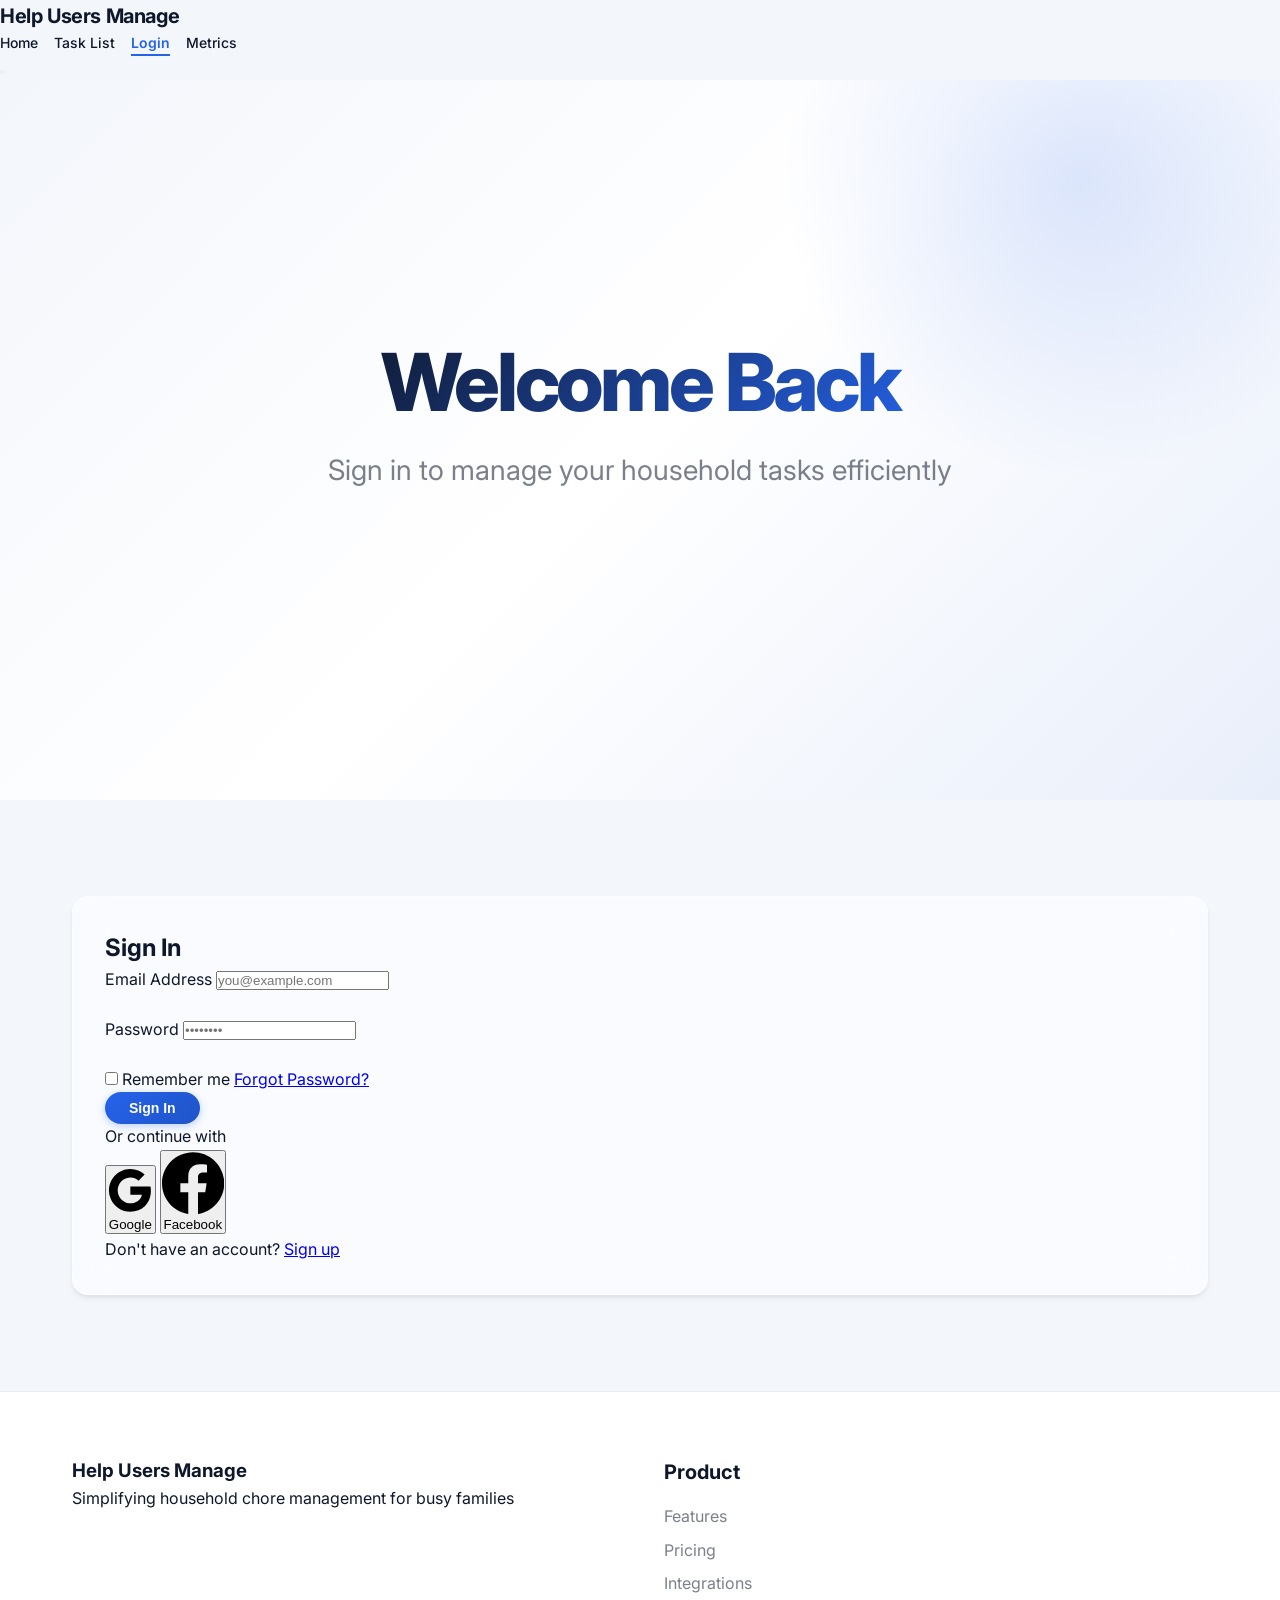
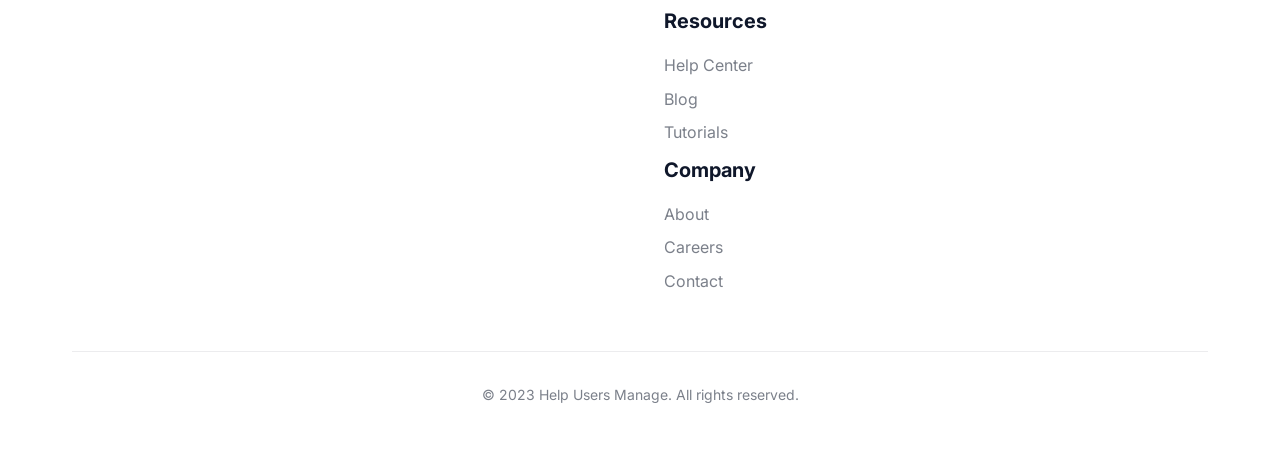
<file: login.html>
<!DOCTYPE html>
<html lang="en">
  <head>
    <meta charset="UTF-8" />
    <meta name="viewport" content="width=device-width, initial-scale=1.0" />
    <title>Login — Help Users Manage</title>
    <meta name="description" content="Sign in to manage your household chores and tasks efficiently" />
    <link rel="preconnect" href="https://fonts.googleapis.com" />
    <link rel="preconnect" href="https://fonts.gstatic.com" crossorigin />
    <link href="https://fonts.googleapis.com/css2?family=Inter:wght@400;500;600;700;800&display=swap" rel="stylesheet" />
    <link rel="stylesheet" href="./styles.css" />
  </head>
  <body>
    <header data-testid="site-header">
      <nav data-testid="primary-nav">
        <span class="brand">Help Users Manage</span>
        <div class="nav-links">
          <a href="./index.html" class="nav-link">Home</a>
          <a href="./task-list.html" class="nav-link">Task List</a>
          <a href="./login.html" class="nav-link active">Login</a>
          <a href="./metrics.html" class="nav-link">Metrics</a>
        </div>
        <button class="menu-toggle" data-testid="mobile-nav-toggle" aria-label="Menu" aria-expanded="false">
          <span></span>
          <span></span>
          <span></span>
        </button>
      </nav>
    </header>

    <main data-testid="main-content" data-page="login">
      <section class="hero login-hero">
        <div class="hero-content">
          <h1 class="reveal">Welcome Back</h1>
          <p class="reveal">Sign in to manage your household tasks efficiently</p>
        </div>
        <div class="hero-orb"></div>
      </section>

      <section class="login-section">
        <div class="container">
          <div class="glass-card login-card reveal">
            <h2>Sign In</h2>
            <form id="login-form" data-testid="login-form">
              <div class="form-group">
                <label for="email">Email Address</label>
                <input 
                  type="email" 
                  id="email" 
                  name="email" 
                  placeholder="you@example.com" 
                  required 
                  aria-required="true"
                  aria-describedby="email-error"
                />
                <span id="email-error" class="error-message" aria-live="polite"></span>
              </div>

              <div class="form-group">
                <label for="password">Password</label>
                <input 
                  type="password" 
                  id="password" 
                  name="password" 
                  placeholder="••••••••" 
                  required 
                  aria-required="true"
                  aria-describedby="password-error"
                />
                <span id="password-error" class="error-message" aria-live="polite"></span>
              </div>

              <div class="form-options">
                <label class="checkbox-label">
                  <input type="checkbox" id="remember" name="remember" />
                  <span>Remember me</span>
                </label>
                <a href="#" class="forgot-password">Forgot Password?</a>
              </div>

              <button type="submit" class="btn-primary btn-full">Sign In</button>
            </form>

            <div class="divider">
              <span>Or continue with</span>
            </div>

            <div class="social-login">
              <button class="btn-social btn-google" type="button">
                <svg class="icon" viewBox="0 0 24 24" fill="currentColor">
                  <path d="M22.56 12.25c0-.78-.07-1.53-.2-2.25H12v4.26h5.92c-.26 1.37-1.04 2.53-2.21 3.31v2.77h3.57c2.08-1.92 3.28-4.74 3.28-8.09z"/>
                  <path d="M12 23c2.97 0 5.46-.98 7.28-2.66l-3.57-2.77c-.98.66-2.23 1.06-3.71 1.06-2.86 0-5.29-1.93-6.16-4.53H2.18v2.84C3.99 20.53 7.7 23 12 23z"/>
                  <path d="M5.84 14.09c-.22-.66-.35-1.36-.35-2.09s.13-1.43.35-2.09V7.07H2.18C1.43 8.55 1 10.22 1 12s.43 3.45 1.18 4.93l2.85-2.22.81-.62z"/>
                  <path d="M12 5.38c1.62 0 3.06.56 4.21 1.64l3.15-3.15C17.45 2.09 14.97 1 12 1 7.7 1 3.99 3.47 2.18 7.07l3.66 2.84c.87-2.6 3.3-4.53 6.16-4.53z"/>
                </svg>
                Google
              </button>
              <button class="btn-social btn-facebook" type="button">
                <svg class="icon" viewBox="0 0 24 24" fill="currentColor">
                  <path d="M24 12.073c0-6.627-5.373-12-12-12s-12 5.373-12 12c0 5.99 4.388 10.954 10.125 11.854v-8.385H7.078v-3.47h3.047V9.43c0-3.007 1.792-4.669 4.533-4.669 1.312 0 2.686.235 2.686.235v2.953H15.83c-1.491 0-1.956.925-1.956 1.874v2.25h3.328l-.532 3.47h-2.796v8.385C19.612 23.027 24 18.062 24 12.073z"/>
                </svg>
                Facebook
              </button>
            </div>

            <p class="signup-link">
              Don't have an account? <a href="#">Sign up</a>
            </p>
          </div>
        </div>
      </section>
    </main>

    <footer data-testid="footer-section">
      <div class="container">
        <div class="footer-content">
          <div class="footer-brand">
            <h3>Help Users Manage</h3>
            <p>Simplifying household chore management for busy families</p>
          </div>
          <div class="footer-links">
            <div class="footer-column">
              <h4>Product</h4>
              <ul>
                <li><a href="#">Features</a></li>
                <li><a href="#">Pricing</a></li>
                <li><a href="#">Integrations</a></li>
              </ul>
            </div>
            <div class="footer-column">
              <h4>Resources</h4>
              <ul>
                <li><a href="#">Help Center</a></li>
                <li><a href="#">Blog</a></li>
                <li><a href="#">Tutorials</a></li>
              </ul>
            </div>
            <div class="footer-column">
              <h4>Company</h4>
              <ul>
                <li><a href="#">About</a></li>
                <li><a href="#">Careers</a></li>
                <li><a href="#">Contact</a></li>
              </ul>
            </div>
          </div>
        </div>
        <div class="footer-bottom">
          <p>&copy; 2023 Help Users Manage. All rights reserved.</p>
        </div>
      </div>
    </footer>

    <script src="./script.js"></script>
  </body>
</html>
</file>
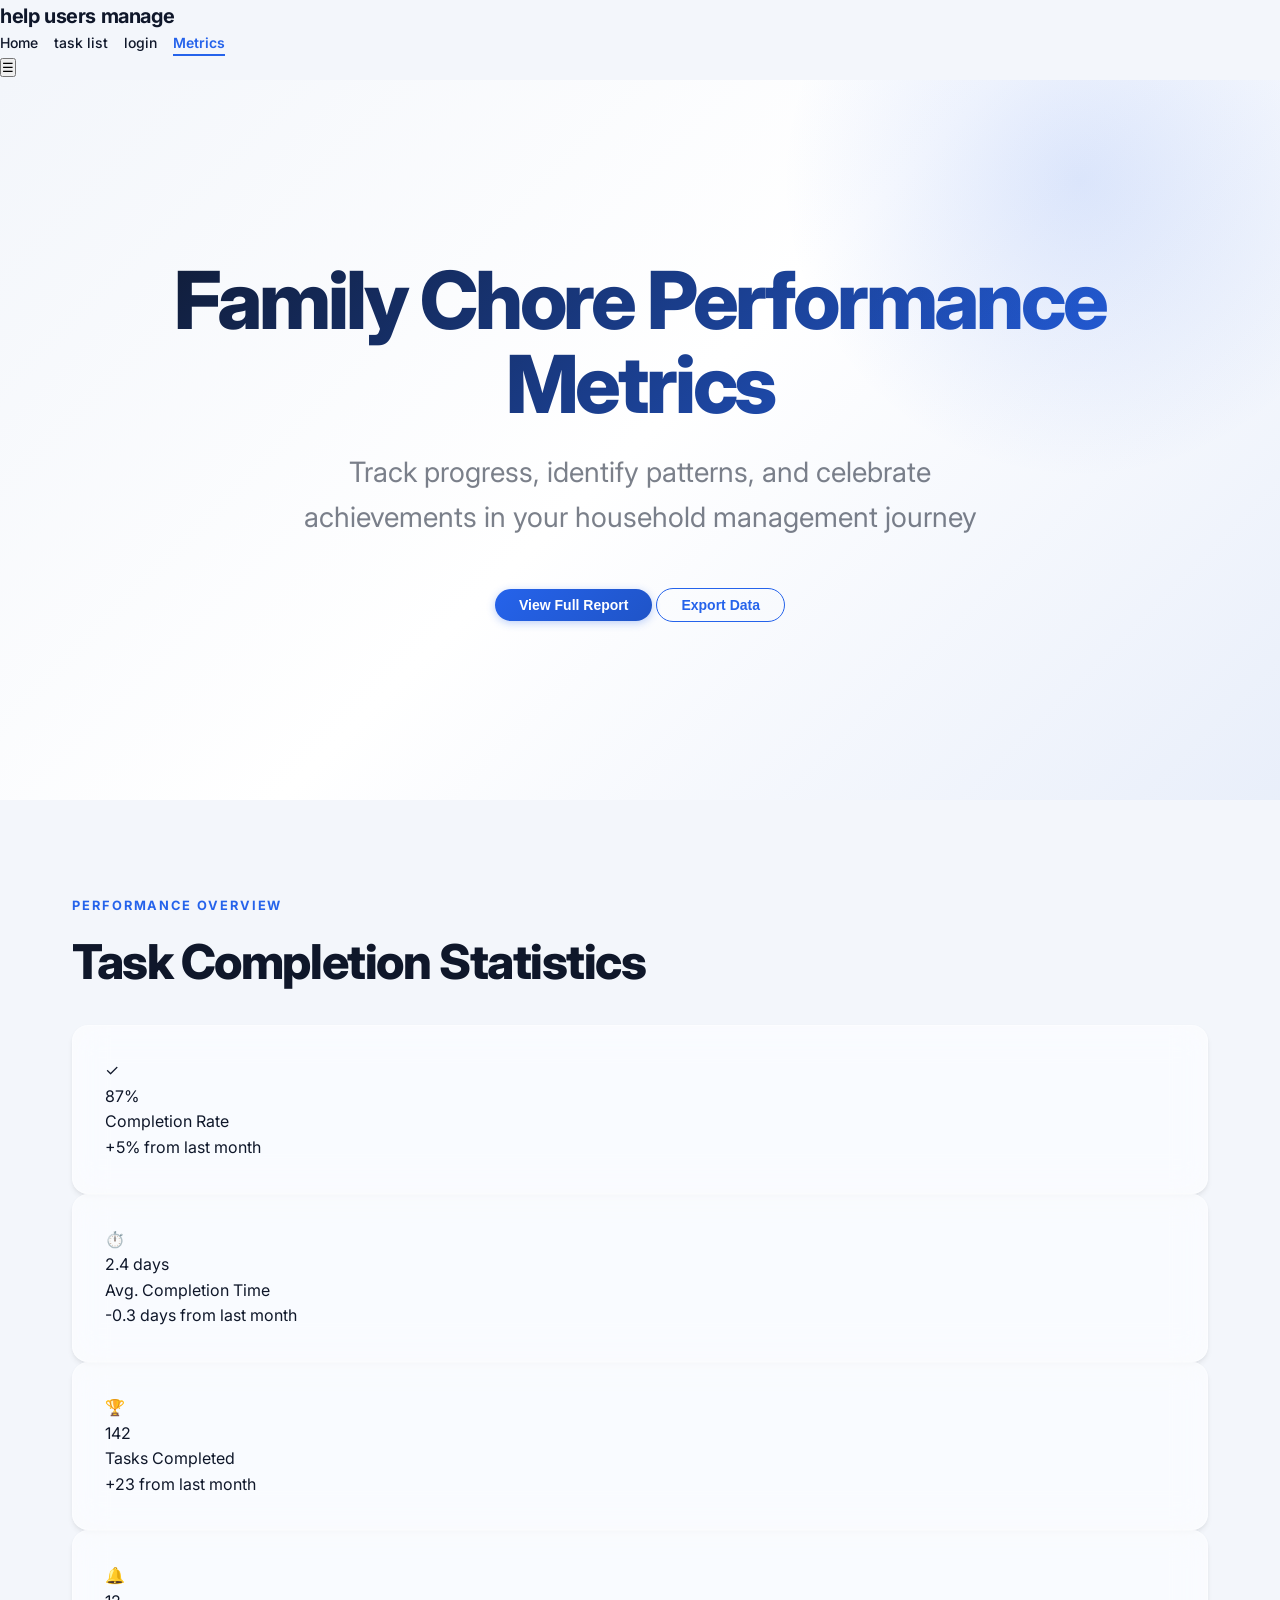
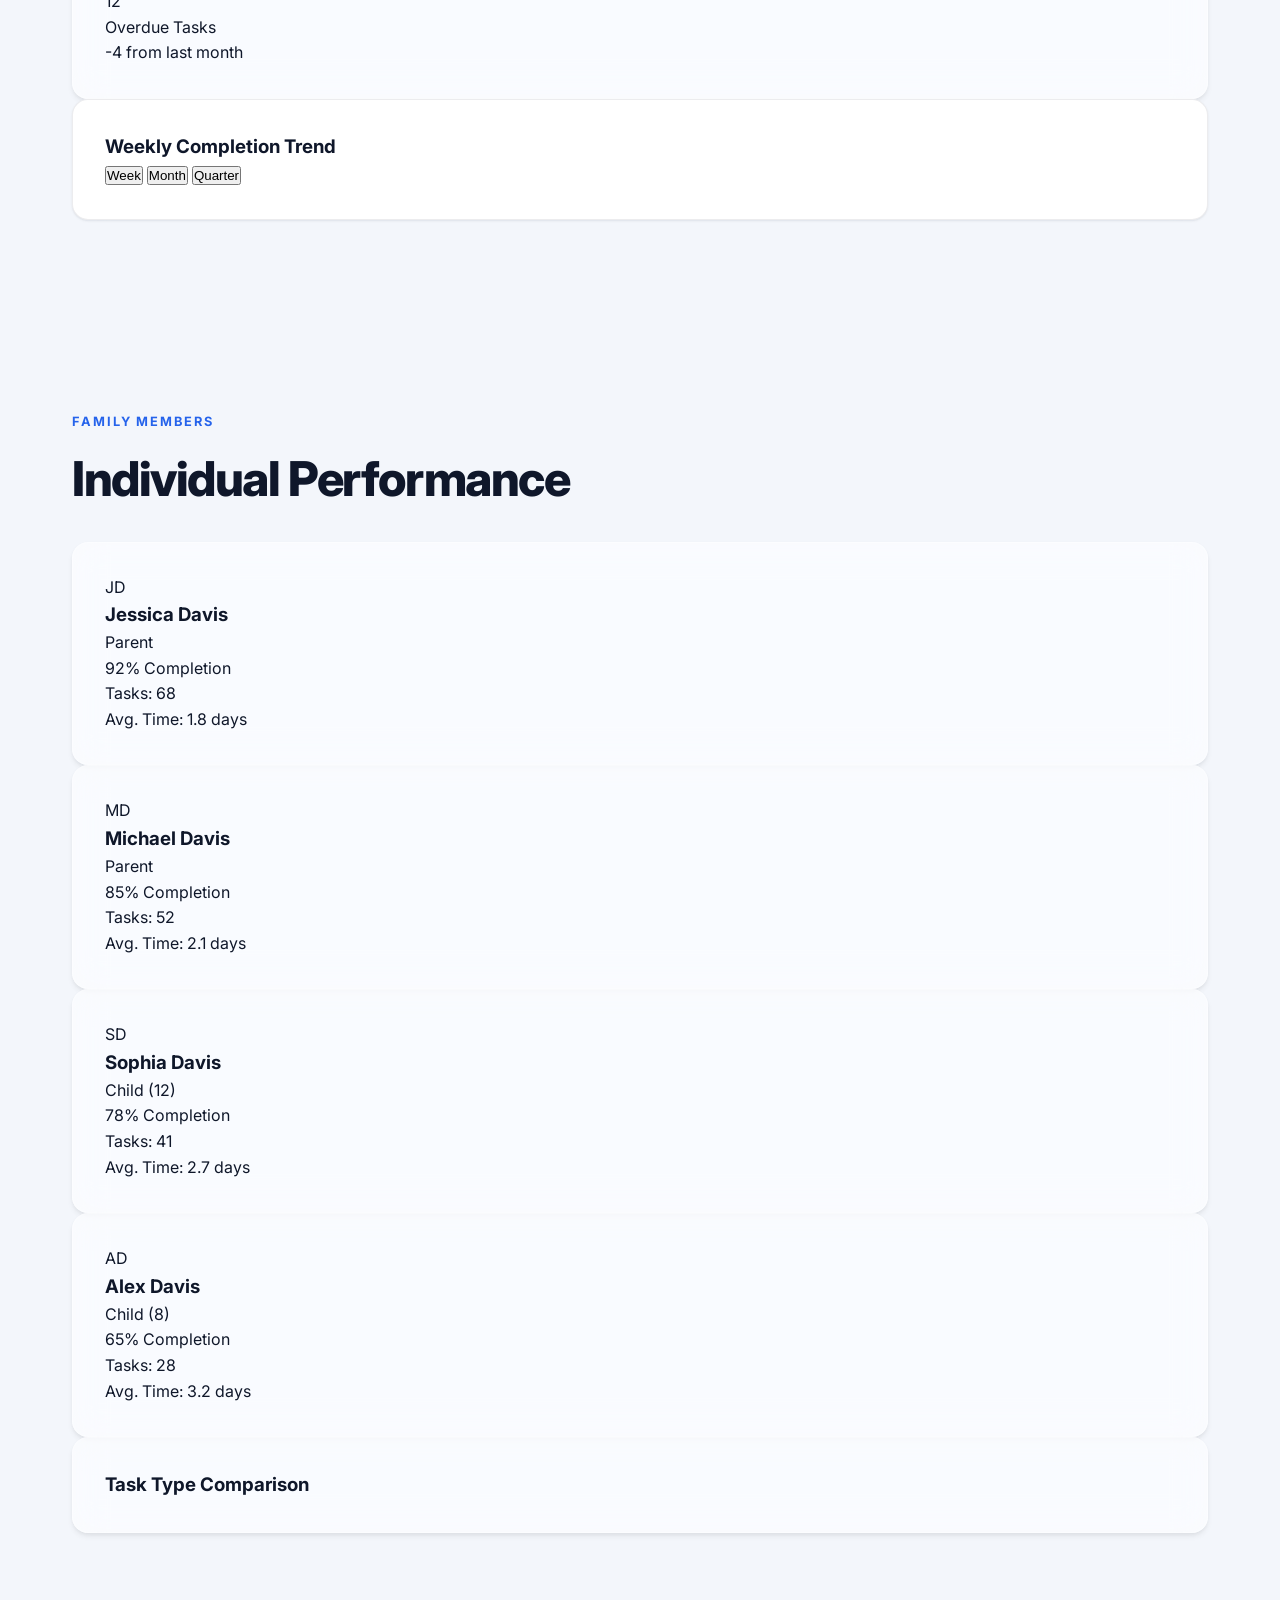
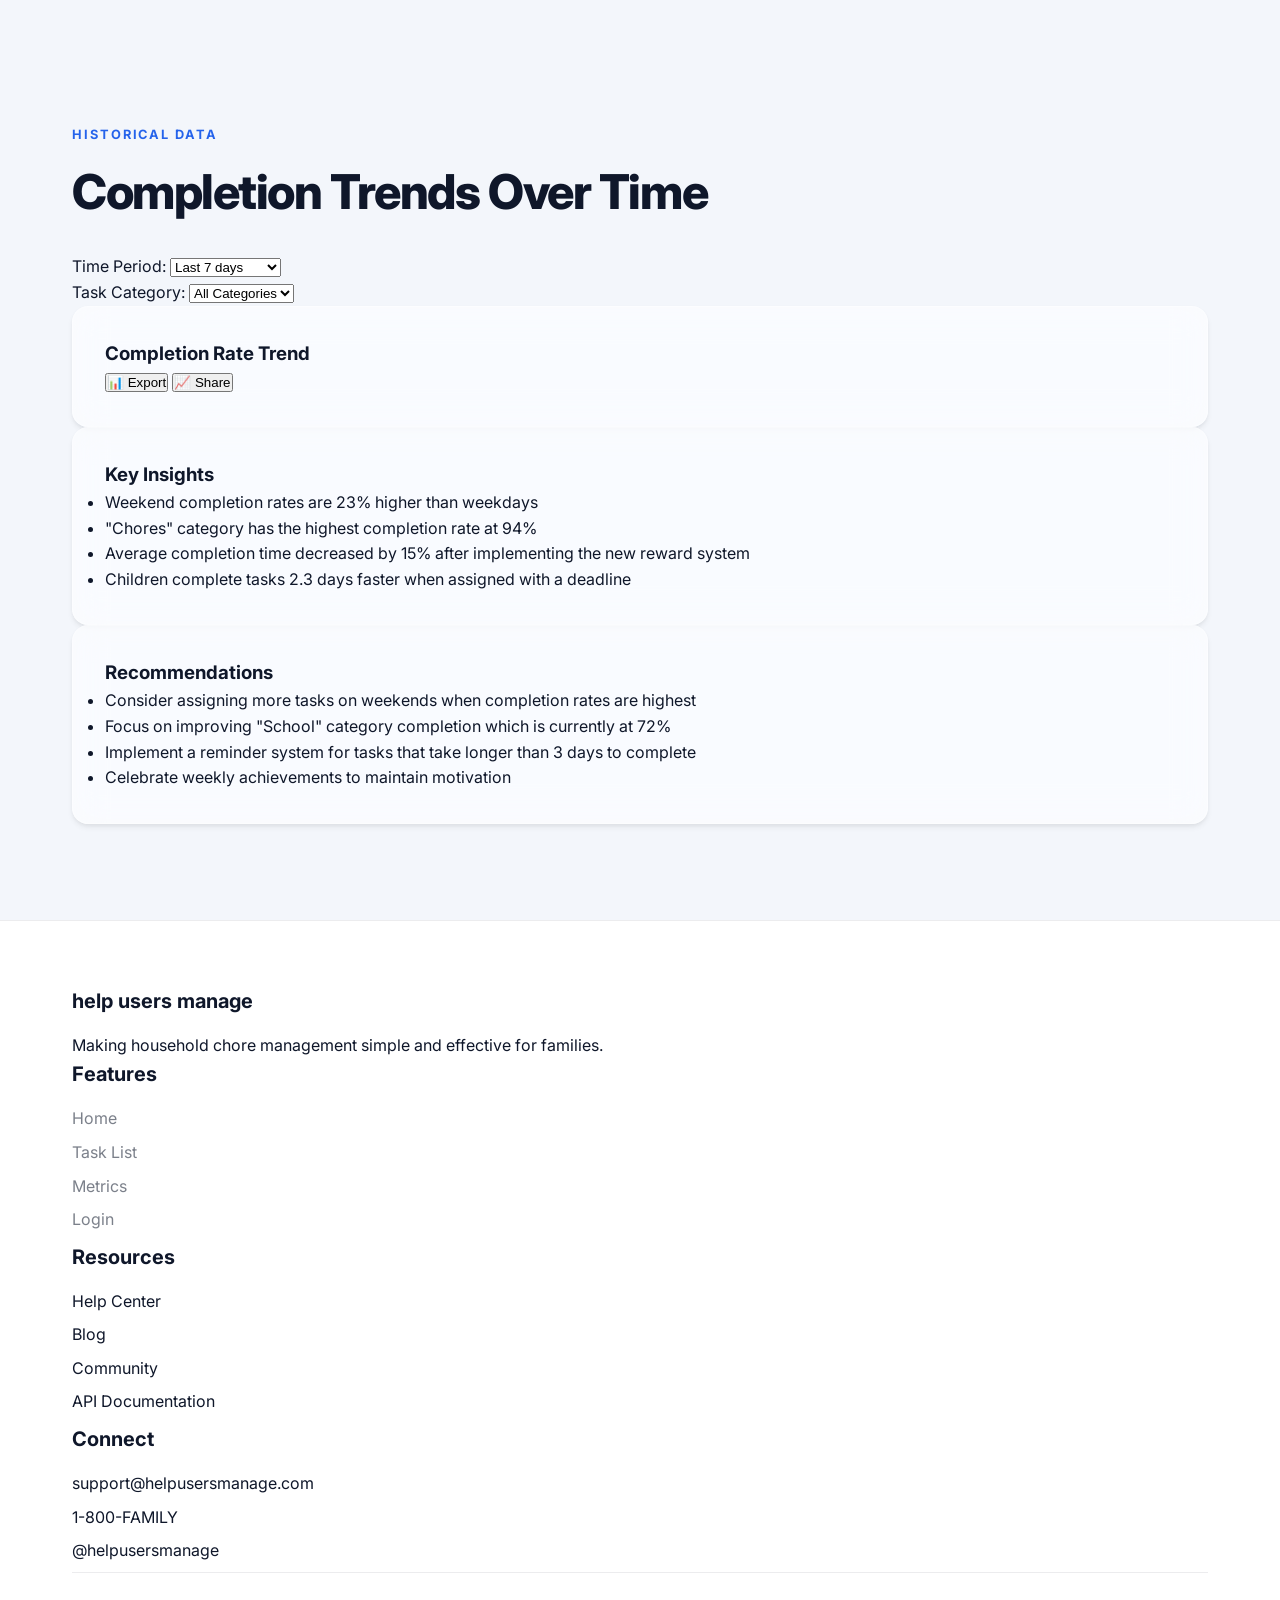
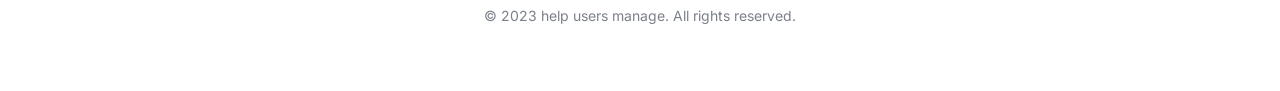
<file: metrics.html>
<!DOCTYPE html>
<html lang="en">
  <head>
    <meta charset="UTF-8" />
    <meta name="viewport" content="width=device-width, initial-scale=1.0" />
    <title>Metrics — help users manage</title>
    <meta name="description" content="Track your family's chore completion and performance metrics" />
    <link rel="preconnect" href="https://fonts.googleapis.com" />
    <link rel="preconnect" href="https://fonts.gstatic.com" crossorigin />
    <link href="https://fonts.googleapis.com/css2?family=Inter:wght@400;500;600;700;800&display=swap" rel="stylesheet" />
    <link rel="stylesheet" href="./styles.css" />
  </head>
  <body>
    <header data-testid="site-header">
      <nav data-testid="primary-nav">
        <span class="brand">help users manage</span>
        <div class="nav-links">
          <a href="./index.html" class="nav-link">Home</a>
          <a href="./task-list.html" class="nav-link">task list</a>
          <a href="./login.html" class="nav-link">login</a>
          <a href="./metrics.html" class="nav-link active">Metrics</a>
        </div>
        <button class="menu-toggle" data-testid="mobile-nav-toggle" aria-label="Menu" aria-expanded="false">&#9776;</button>
      </nav>
    </header>

    <main data-testid="main-content" data-page="metrics">
      <!-- Hero Section -->
      <section id="hero-section" class="hero reveal">
        <div class="container">
          <div class="hero-content">
            <h1 class="gradient-text">Family Chore Performance Metrics</h1>
            <p class="hero-subtitle">Track progress, identify patterns, and celebrate achievements in your household management journey</p>
            <div class="hero-cta">
              <button class="btn-primary">View Full Report</button>
              <button class="btn-secondary">Export Data</button>
            </div>
          </div>
        </div>
        <div class="hero-orb"></div>
      </section>

      <!-- Task Completion Statistics -->
      <section id="task-stats" class="reveal">
        <div class="container">
          <div class="section-label">Performance Overview</div>
          <h2 class="section-title">Task Completion Statistics</h2>
          
          <div class="stats-grid">
            <div class="stat-card glass-card">
              <div class="stat-icon">✓</div>
              <div class="stat-value">87%</div>
              <div class="stat-label">Completion Rate</div>
              <div class="stat-change positive">+5% from last month</div>
            </div>
            
            <div class="stat-card glass-card">
              <div class="stat-icon">⏱️</div>
              <div class="stat-value">2.4 days</div>
              <div class="stat-label">Avg. Completion Time</div>
              <div class="stat-change negative">-0.3 days from last month</div>
            </div>
            
            <div class="stat-card glass-card">
              <div class="stat-icon">🏆</div>
              <div class="stat-value">142</div>
              <div class="stat-label">Tasks Completed</div>
              <div class="stat-change positive">+23 from last month</div>
            </div>
            
            <div class="stat-card glass-card">
              <div class="stat-icon">🔔</div>
              <div class="stat-value">12</div>
              <div class="stat-label">Overdue Tasks</div>
              <div class="stat-change negative">-4 from last month</div>
            </div>
          </div>
          
          <div class="chart-container glass-card">
            <div class="chart-header">
              <h3>Weekly Completion Trend</h3>
              <div class="time-filter">
                <button class="filter-btn active" data-period="week">Week</button>
                <button class="filter-btn" data-period="month">Month</button>
                <button class="filter-btn" data-period="quarter">Quarter</button>
              </div>
            </div>
            <div class="chart" id="completion-chart">
              <!-- Chart will be rendered by JavaScript -->
            </div>
          </div>
        </div>
      </section>

      <!-- Family Member Performance -->
      <section id="family-performance" class="reveal">
        <div class="container">
          <div class="section-label">Family Members</div>
          <h2 class="section-title">Individual Performance</h2>
          
          <div class="family-grid">
            <div class="family-member-card glass-card">
              <div class="member-header">
                <div class="member-avatar">JD</div>
                <div class="member-info">
                  <h3>Jessica Davis</h3>
                  <p>Parent</p>
                </div>
              </div>
              <div class="progress-container">
                <div class="progress-bar">
                  <div class="progress-fill" style="width: 92%"></div>
                </div>
                <div class="progress-label">92% Completion</div>
              </div>
              <div class="member-stats">
                <div class="stat-item">
                  <span class="stat-label">Tasks:</span>
                  <span class="stat-value">68</span>
                </div>
                <div class="stat-item">
                  <span class="stat-label">Avg. Time:</span>
                  <span class="stat-value">1.8 days</span>
                </div>
              </div>
            </div>
            
            <div class="family-member-card glass-card">
              <div class="member-header">
                <div class="member-avatar">MD</div>
                <div class="member-info">
                  <h3>Michael Davis</h3>
                  <p>Parent</p>
                </div>
              </div>
              <div class="progress-container">
                <div class="progress-bar">
                  <div class="progress-fill" style="width: 85%"></div>
                </div>
                <div class="progress-label">85% Completion</div>
              </div>
              <div class="member-stats">
                <div class="stat-item">
                  <span class="stat-label">Tasks:</span>
                  <span class="stat-value">52</span>
                </div>
                <div class="stat-item">
                  <span class="stat-label">Avg. Time:</span>
                  <span class="stat-value">2.1 days</span>
                </div>
              </div>
            </div>
            
            <div class="family-member-card glass-card">
              <div class="member-header">
                <div class="member-avatar">SD</div>
                <div class="member-info">
                  <h3>Sophia Davis</h3>
                  <p>Child (12)</p>
                </div>
              </div>
              <div class="progress-container">
                <div class="progress-bar">
                  <div class="progress-fill" style="width: 78%"></div>
                </div>
                <div class="progress-label">78% Completion</div>
              </div>
              <div class="member-stats">
                <div class="stat-item">
                  <span class="stat-label">Tasks:</span>
                  <span class="stat-value">41</span>
                </div>
                <div class="stat-item">
                  <span class="stat-label">Avg. Time:</span>
                  <span class="stat-value">2.7 days</span>
                </div>
              </div>
            </div>
            
            <div class="family-member-card glass-card">
              <div class="member-header">
                <div class="member-avatar">AD</div>
                <div class="member-info">
                  <h3>Alex Davis</h3>
                  <p>Child (8)</p>
                </div>
              </div>
              <div class="progress-container">
                <div class="progress-bar">
                  <div class="progress-fill" style="width: 65%"></div>
                </div>
                <div class="progress-label">65% Completion</div>
              </div>
              <div class="member-stats">
                <div class="stat-item">
                  <span class="stat-label">Tasks:</span>
                  <span class="stat-value">28</span>
                </div>
                <div class="stat-item">
                  <span class="stat-label">Avg. Time:</span>
                  <span class="stat-value">3.2 days</span>
                </div>
              </div>
            </div>
          </div>
          
          <div class="comparison-chart glass-card">
            <h3>Task Type Comparison</h3>
            <div class="chart" id="comparison-chart">
              <!-- Chart will be rendered by JavaScript -->
            </div>
          </div>
        </div>
      </section>

      <!-- Task Completion Trends -->
      <section id="completion-trends" class="reveal">
        <div class="container">
          <div class="section-label">Historical Data</div>
          <h2 class="section-title">Completion Trends Over Time</h2>
          
          <div class="trend-filters">
            <div class="filter-group">
              <label>Time Period:</label>
              <select class="filter-select">
                <option>Last 7 days</option>
                <option>Last 30 days</option>
                <option>Last 90 days</option>
                <option>Custom Range</option>
              </select>
            </div>
            <div class="filter-group">
              <label>Task Category:</label>
              <select class="filter-select">
                <option>All Categories</option>
                <option>Chores</option>
                <option>School</option>
                <option>Personal</option>
                <option>Extra Credit</option>
              </select>
            </div>
          </div>
          
          <div class="trend-chart glass-card">
            <div class="chart-header">
              <h3>Completion Rate Trend</h3>
              <div class="chart-actions">
                <button class="chart-action-btn">📊 Export</button>
                <button class="chart-action-btn">📈 Share</button>
              </div>
            </div>
            <div class="chart" id="trend-chart">
              <!-- Chart will be rendered by JavaScript -->
            </div>
          </div>
          
          <div class="insights-container">
            <div class="insight-card glass-card">
              <h3>Key Insights</h3>
              <ul class="insight-list">
                <li>Weekend completion rates are 23% higher than weekdays</li>
                <li>"Chores" category has the highest completion rate at 94%</li>
                <li>Average completion time decreased by 15% after implementing the new reward system</li>
                <li>Children complete tasks 2.3 days faster when assigned with a deadline</li>
              </ul>
            </div>
            
            <div class="insight-card glass-card">
              <h3>Recommendations</h3>
              <ul class="insight-list">
                <li>Consider assigning more tasks on weekends when completion rates are highest</li>
                <li>Focus on improving "School" category completion which is currently at 72%</li>
                <li>Implement a reminder system for tasks that take longer than 3 days to complete</li>
                <li>Celebrate weekly achievements to maintain motivation</li>
              </ul>
            </div>
          </div>
        </div>
      </section>
    </main>

    <footer data-testid="footer-section">
      <div class="container">
        <div class="footer-grid">
          <div class="footer-column">
            <h4>help users manage</h4>
            <p>Making household chore management simple and effective for families.</p>
          </div>
          <div class="footer-column">
            <h4>Features</h4>
            <ul>
              <li><a href="./index.html">Home</a></li>
              <li><a href="./task-list.html">Task List</a></li>
              <li><a href="./metrics.html">Metrics</a></li>
              <li><a href="./login.html">Login</a></li>
            </ul>
          </div>
          <div class="footer-column">
            <h4>Resources</h4>
            <ul>
              <li>Help Center</li>
              <li>Blog</li>
              <li>Community</li>
              <li>API Documentation</li>
            </ul>
          </div>
          <div class="footer-column">
            <h4>Connect</h4>
            <ul>
              <li>support@helpusersmanage.com</li>
              <li>1-800-FAMILY</li>
              <li>@helpusersmanage</li>
            </ul>
          </div>
        </div>
        <div class="footer-bottom">
          <p>&copy; 2023 help users manage. All rights reserved.</p>
        </div>
      </div>
    </footer>

    <script src="./script.js"></script>
  </body>
</html>
</file>
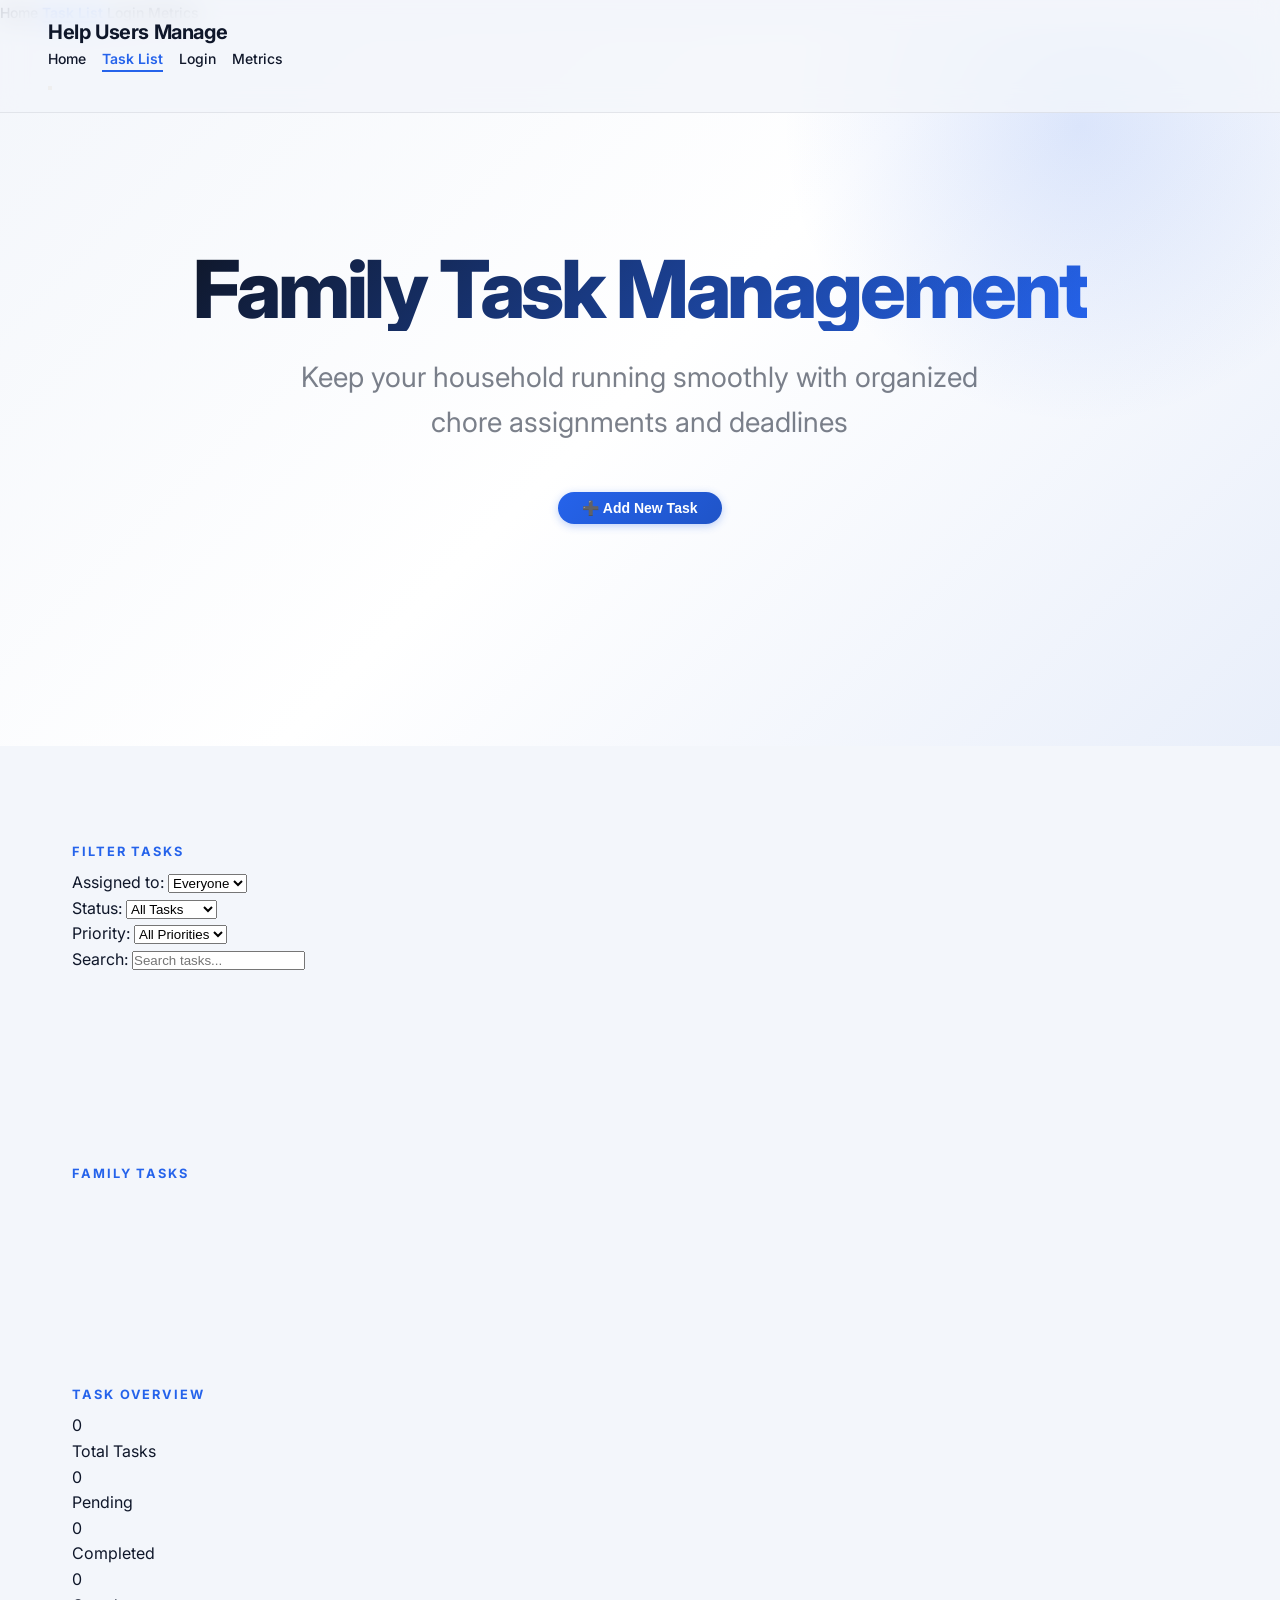
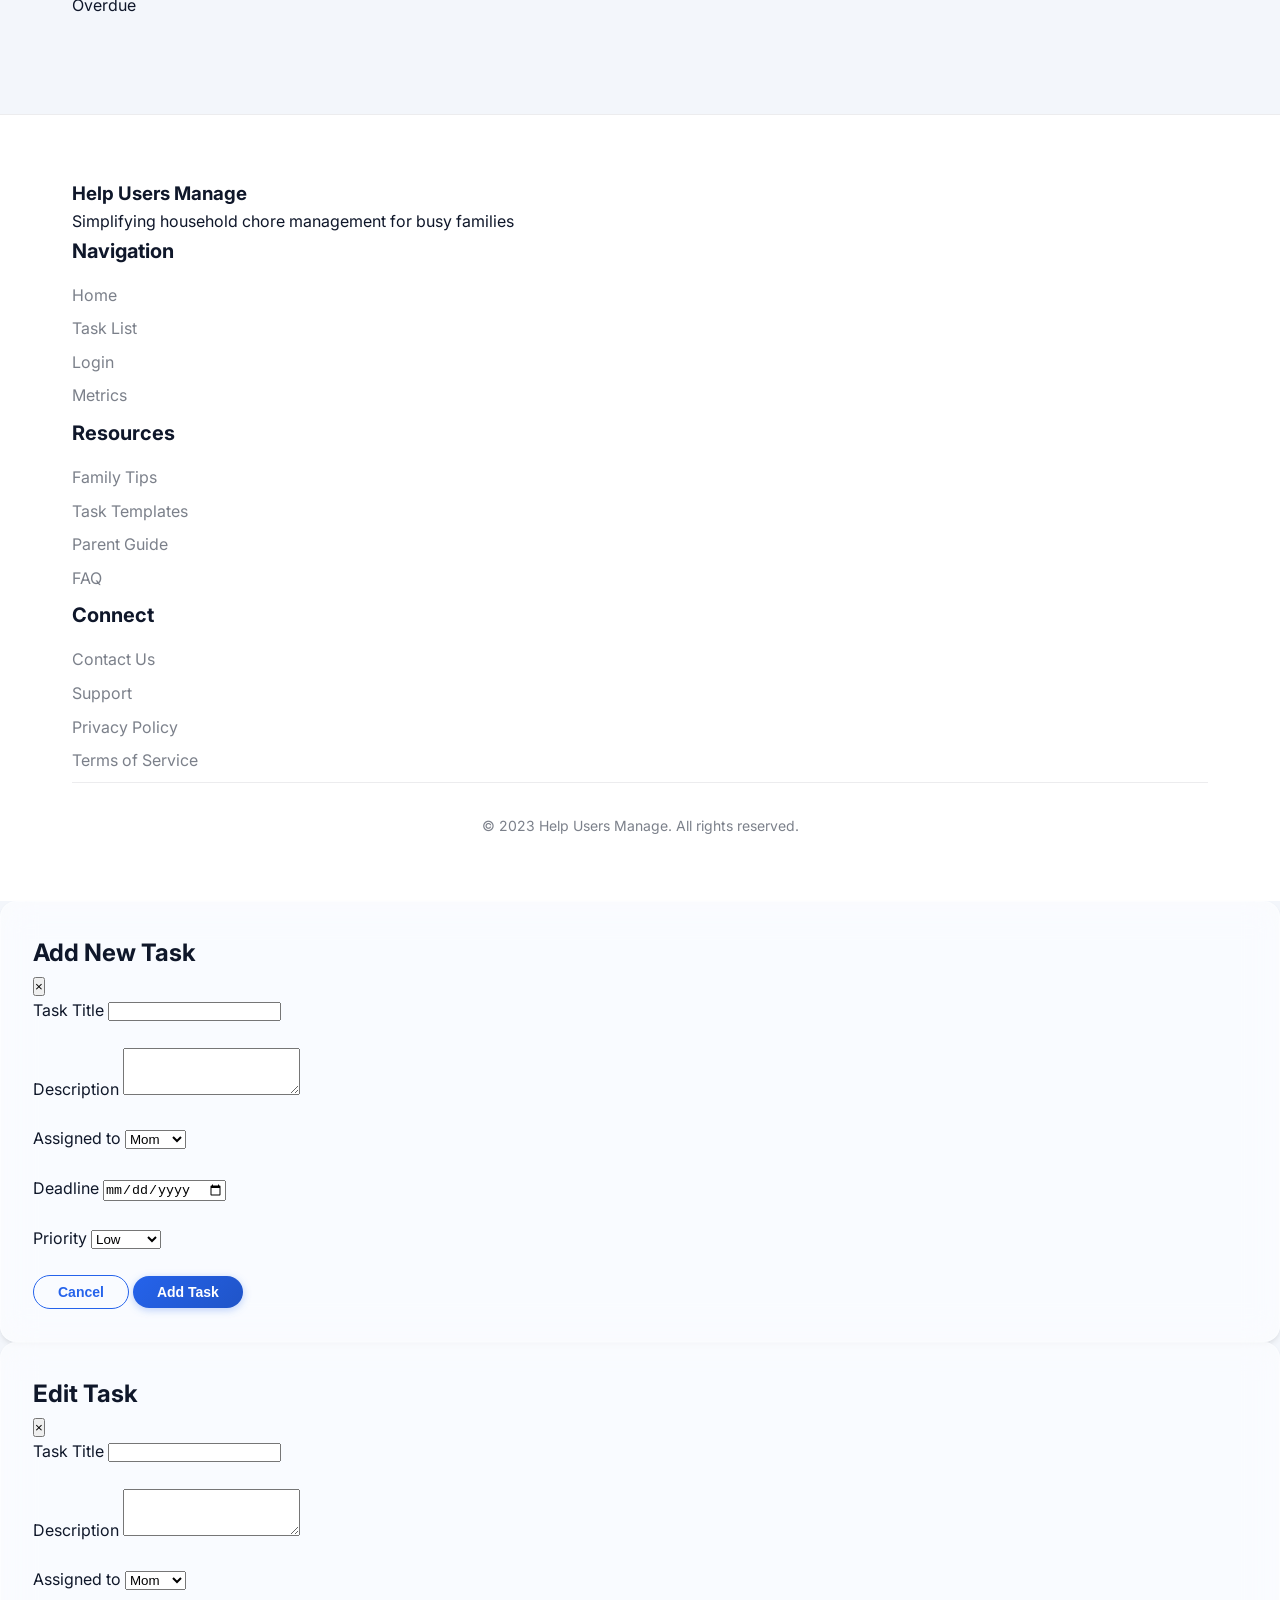
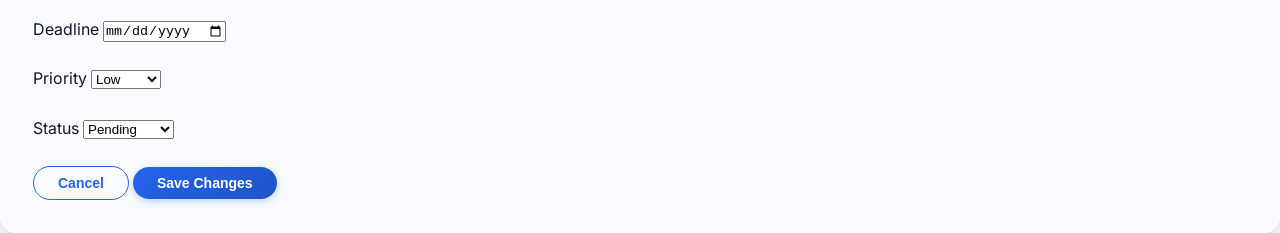
<file: task-list.html>
<!DOCTYPE html>
<html lang="en">
  <head>
    <meta charset="UTF-8" />
    <meta name="viewport" content="width=device-width, initial-scale=1.0" />
    <title>Task List — Help Users Manage</title>
    <meta name="description" content="Manage and organize household chores and tasks for your family" />
    <link rel="preconnect" href="https://fonts.googleapis.com" />
    <link rel="preconnect" href="https://fonts.gstatic.com" crossorigin />
    <link href="https://fonts.googleapis.com/css2?family=Inter:wght@400;500;600;700;800&display=swap" rel="stylesheet" />
    <link rel="stylesheet" href="./styles.css" />
  </head>
  <body>
    <header data-testid="site-header">
      <nav data-testid="primary-nav" class="navbar">
        <span class="brand">Help Users Manage</span>
        <div class="nav-links">
          <a href="./index.html" class="nav-link">Home</a>
          <a href="./task-list.html" class="nav-link active">Task List</a>
          <a href="./login.html" class="nav-link">Login</a>
          <a href="./metrics.html" class="nav-link">Metrics</a>
        </div>
        <button class="menu-toggle" data-testid="mobile-nav-toggle" aria-label="Menu" aria-expanded="false" aria-controls="mobile-menu">
          <span class="hamburger-line"></span>
          <span class="hamburger-line"></span>
          <span class="hamburger-line"></span>
        </button>
      </nav>
      <div id="mobile-menu" class="mobile-menu" aria-hidden="true">
        <a href="./index.html" class="nav-link">Home</a>
        <a href="./task-list.html" class="nav-link active">Task List</a>
        <a href="./login.html" class="nav-link">Login</a>
        <a href="./metrics.html" class="nav-link">Metrics</a>
      </div>
    </header>

    <main data-testid="main-content" data-page="task-list">
      <section id="hero-section" class="hero reveal">
        <div class="container">
          <h1 class="gradient-text">Family Task Management</h1>
          <p class="text-lg">Keep your household running smoothly with organized chore assignments and deadlines</p>
          <button class="btn-primary btn-large" id="add-task-btn" aria-label="Add new task">
            <span>➕ Add New Task</span>
          </button>
        </div>
        <div class="hero-orb"></div>
      </section>

      <section id="filter-controls" class="reveal">
        <div class="container">
          <div class="section-label">Filter Tasks</div>
          <div class="filter-controls">
            <div class="filter-group">
              <label for="assignee-filter">Assigned to:</label>
              <select id="assignee-filter" class="filter-select">
                <option value="all">Everyone</option>
                <option value="mom">Mom</option>
                <option value="dad">Dad</option>
                <option value="child1">Emma</option>
                <option value="child2">Liam</option>
              </select>
            </div>
            <div class="filter-group">
              <label for="status-filter">Status:</label>
              <select id="status-filter" class="filter-select">
                <option value="all">All Tasks</option>
                <option value="pending">Pending</option>
                <option value="in-progress">In Progress</option>
                <option value="completed">Completed</option>
              </select>
            </div>
            <div class="filter-group">
              <label for="priority-filter">Priority:</label>
              <select id="priority-filter" class="filter-select">
                <option value="all">All Priorities</option>
                <option value="high">High</option>
                <option value="medium">Medium</option>
                <option value="low">Low</option>
              </select>
            </div>
            <div class="filter-group">
              <label for="search-tasks">Search:</label>
              <input type="text" id="search-tasks" class="search-input" placeholder="Search tasks...">
            </div>
          </div>
        </div>
      </section>

      <section id="task-grid" class="reveal">
        <div class="container">
          <div class="section-label">Family Tasks</div>
          <div class="tasks-grid" id="tasks-container">
            <!-- Task cards will be dynamically inserted here -->
          </div>
        </div>
      </section>

      <section id="task-stats" class="reveal">
        <div class="container">
          <div class="section-label">Task Overview</div>
          <div class="stats-grid">
            <div class="stat-card">
              <div class="stat-number" id="total-tasks">0</div>
              <div class="stat-label">Total Tasks</div>
            </div>
            <div class="stat-card">
              <div class="stat-number" id="pending-tasks">0</div>
              <div class="stat-label">Pending</div>
            </div>
            <div class="stat-card">
              <div class="stat-number" id="completed-tasks">0</div>
              <div class="stat-label">Completed</div>
            </div>
            <div class="stat-card">
              <div class="stat-number" id="overdue-tasks">0</div>
              <div class="stat-label">Overdue</div>
            </div>
          </div>
        </div>
      </section>
    </main>

    <footer data-testid="footer-section">
      <div class="container">
        <div class="footer-grid">
          <div class="footer-column">
            <h3>Help Users Manage</h3>
            <p>Simplifying household chore management for busy families</p>
          </div>
          <div class="footer-column">
            <h4>Navigation</h4>
            <ul>
              <li><a href="./index.html">Home</a></li>
              <li><a href="./task-list.html">Task List</a></li>
              <li><a href="./login.html">Login</a></li>
              <li><a href="./metrics.html">Metrics</a></li>
            </ul>
          </div>
          <div class="footer-column">
            <h4>Resources</h4>
            <ul>
              <li><a href="#">Family Tips</a></li>
              <li><a href="#">Task Templates</a></li>
              <li><a href="#">Parent Guide</a></li>
              <li><a href="#">FAQ</a></li>
            </ul>
          </div>
          <div class="footer-column">
            <h4>Connect</h4>
            <ul>
              <li><a href="#">Contact Us</a></li>
              <li><a href="#">Support</a></li>
              <li><a href="#">Privacy Policy</a></li>
              <li><a href="#">Terms of Service</a></li>
            </ul>
          </div>
        </div>
        <div class="footer-bottom">
          <p>&copy; 2023 Help Users Manage. All rights reserved.</p>
        </div>
      </div>
    </footer>

    <!-- Add Task Modal -->
    <div id="add-task-modal" class="modal" aria-hidden="true">
      <div class="modal-content glass-card">
        <div class="modal-header">
          <h2>Add New Task</h2>
          <button class="modal-close" aria-label="Close modal">&times;</button>
        </div>
        <form id="add-task-form">
          <div class="form-group">
            <label for="task-title">Task Title</label>
            <input type="text" id="task-title" required>
          </div>
          <div class="form-group">
            <label for="task-description">Description</label>
            <textarea id="task-description" rows="3"></textarea>
          </div>
          <div class="form-row">
            <div class="form-group">
              <label for="task-assignee">Assigned to</label>
              <select id="task-assignee" required>
                <option value="mom">Mom</option>
                <option value="dad">Dad</option>
                <option value="child1">Emma</option>
                <option value="child2">Liam</option>
              </select>
            </div>
            <div class="form-group">
              <label for="task-deadline">Deadline</label>
              <input type="date" id="task-deadline" required>
            </div>
          </div>
          <div class="form-group">
            <label for="task-priority">Priority</label>
            <select id="task-priority" required>
              <option value="low">Low</option>
              <option value="medium">Medium</option>
              <option value="high">High</option>
            </select>
          </div>
          <div class="form-actions">
            <button type="button" class="btn-secondary" id="cancel-add-task">Cancel</button>
            <button type="submit" class="btn-primary">Add Task</button>
          </div>
        </form>
      </div>
    </div>

    <!-- Edit Task Modal -->
    <div id="edit-task-modal" class="modal" aria-hidden="true">
      <div class="modal-content glass-card">
        <div class="modal-header">
          <h2>Edit Task</h2>
          <button class="modal-close" aria-label="Close modal">&times;</button>
        </div>
        <form id="edit-task-form">
          <input type="hidden" id="edit-task-id">
          <div class="form-group">
            <label for="edit-task-title">Task Title</label>
            <input type="text" id="edit-task-title" required>
          </div>
          <div class="form-group">
            <label for="edit-task-description">Description</label>
            <textarea id="edit-task-description" rows="3"></textarea>
          </div>
          <div class="form-row">
            <div class="form-group">
              <label for="edit-task-assignee">Assigned to</label>
              <select id="edit-task-assignee" required>
                <option value="mom">Mom</option>
                <option value="dad">Dad</option>
                <option value="child1">Emma</option>
                <option value="child2">Liam</option>
              </select>
            </div>
            <div class="form-group">
              <label for="edit-task-deadline">Deadline</label>
              <input type="date" id="edit-task-deadline" required>
            </div>
          </div>
          <div class="form-group">
            <label for="edit-task-priority">Priority</label>
            <select id="edit-task-priority" required>
              <option value="low">Low</option>
              <option value="medium">Medium</option>
              <option value="high">High</option>
            </select>
          </div>
          <div class="form-group">
            <label for="edit-task-status">Status</label>
            <select id="edit-task-status" required>
              <option value="pending">Pending</option>
              <option value="in-progress">In Progress</option>
              <option value="completed">Completed</option>
            </select>
          </div>
          <div class="form-actions">
            <button type="button" class="btn-secondary" id="cancel-edit-task">Cancel</button>
            <button type="submit" class="btn-primary">Save Changes</button>
          </div>
        </form>
      </div>
    </div>

    <script src="./script.js"></script>
  </body>
</html>
</file>
<file: styles.css>
:root {
  /* ── Core palette ── */
  --bg: #f3f6fb;
  --surface: #ffffff;
  --accent: #2563eb;
  --text: #0f172a;
  --accent-light: color-mix(in srgb, var(--accent) 12%, transparent);
  --accent-hover: color-mix(in srgb, var(--accent) 85%, #000);
  --muted: color-mix(in srgb, var(--text) 55%, transparent);
  --border: color-mix(in srgb, var(--text) 8%, transparent);
  --border-hover: color-mix(in srgb, var(--text) 16%, transparent);

  /* ── Spacing scale ── */
  --space-xs: 4px;
  --space-sm: 8px;
  --space-md: 16px;
  --space-lg: 24px;
  --space-xl: 32px;
  --space-2xl: 48px;
  --space-3xl: 64px;
  --space-4xl: 96px;

  /* ── Typography scale (fluid) ── */
  --text-xs: clamp(0.7rem, 0.65rem + 0.25vw, 0.8rem);
  --text-sm: clamp(0.8rem, 0.75rem + 0.25vw, 0.875rem);
  --text-base: clamp(0.9rem, 0.85rem + 0.3vw, 1rem);
  --text-lg: clamp(1.05rem, 0.95rem + 0.5vw, 1.25rem);
  --text-xl: clamp(1.25rem, 1rem + 1.1vw, 1.75rem);
  --text-2xl: clamp(1.5rem, 1.1rem + 1.8vw, 2.25rem);
  --text-3xl: clamp(1.8rem, 1.2rem + 2.8vw, 3rem);
  --text-4xl: clamp(2.2rem, 1.3rem + 4vw, 4rem);
  --text-hero: clamp(2.5rem, 1.5rem + 5vw, 5rem);

  /* ── Shadows ── */
  --shadow-xs: 0 1px 2px rgba(0,0,0,0.04);
  --shadow-sm: 0 1px 3px rgba(0,0,0,0.06), 0 1px 2px rgba(0,0,0,0.04);
  --shadow-md: 0 4px 6px -1px rgba(0,0,0,0.07), 0 2px 4px rgba(0,0,0,0.04);
  --shadow-lg: 0 10px 25px -3px rgba(0,0,0,0.08), 0 4px 10px rgba(0,0,0,0.04);
  --shadow-xl: 0 20px 50px -5px rgba(0,0,0,0.1), 0 8px 20px rgba(0,0,0,0.04);
  --shadow-glow: 0 0 20px color-mix(in srgb, var(--accent) 25%, transparent);

  /* ── Radii ── */
  --radius-sm: 6px;
  --radius-md: 10px;
  --radius-lg: 16px;
  --radius-xl: 24px;
  --radius-full: 9999px;

  /* ── Transitions ── */
  --ease-out: cubic-bezier(0.16, 1, 0.3, 1);
  --ease-spring: cubic-bezier(0.34, 1.56, 0.64, 1);
  --duration-fast: 150ms;
  --duration-normal: 250ms;
  --duration-slow: 400ms;
}

/* ── Reset ── */
*, *::before, *::after { box-sizing: border-box; margin: 0; padding: 0; }

body {
  font-family: 'Inter', system-ui, -apple-system, BlinkMacSystemFont, 'Segoe UI', Roboto, sans-serif;
  background: var(--bg);
  color: var(--text);
  line-height: 1.6;
  -webkit-font-smoothing: antialiased;
  -moz-osx-font-smoothing: grayscale;
  text-rendering: optimizeLegibility;
}

/* ── Animation keyframes library ── */
@keyframes fadeIn { from { opacity: 0; } to { opacity: 1; } }
@keyframes fadeUp { from { opacity: 0; transform: translateY(20px); } to { opacity: 1; transform: translateY(0); } }
@keyframes fadeDown { from { opacity: 0; transform: translateY(-20px); } to { opacity: 1; transform: translateY(0); } }
@keyframes slideInLeft { from { opacity: 0; transform: translateX(-30px); } to { opacity: 1; transform: translateX(0); } }
@keyframes slideInRight { from { opacity: 0; transform: translateX(30px); } to { opacity: 1; transform: translateX(0); } }
@keyframes scaleIn { from { opacity: 0; transform: scale(0.95); } to { opacity: 1; transform: scale(1); } }
@keyframes shimmer { 0% { background-position: -200% 0; } 100% { background-position: 200% 0; } }
@keyframes float { 0%, 100% { transform: translateY(0); } 50% { transform: translateY(-10px); } }
@keyframes pulse { 0%, 100% { opacity: 1; } 50% { opacity: 0.6; } }
@keyframes gradient { 0% { background-position: 0% 50%; } 50% { background-position: 100% 50%; } 100% { background-position: 0% 50%; } }

/* ── Scroll-reveal class (JS adds .is-visible) ── */
.reveal {
  opacity: 0;
  transform: translateY(20px);
  transition: opacity var(--duration-slow) var(--ease-out), transform var(--duration-slow) var(--ease-out);
}
.reveal.is-visible {
  opacity: 1;
  transform: translateY(0);
}

/* ── Navigation ── */
.navbar {
  position: fixed;
  top: 0;
  left: 0;
  right: 0;
  z-index: 100;
  padding: var(--space-md) var(--space-2xl);
  background: color-mix(in srgb, var(--bg) 80%, transparent);
  backdrop-filter: blur(12px) saturate(150%);
  border-bottom: 1px solid var(--border);
  transition: background var(--duration-normal);
}

.nav-container {
  max-width: 1200px;
  margin: 0 auto;
  padding: 0 var(--space-lg);
  display: flex;
  justify-content: space-between;
  align-items: center;
}

.brand {
  font-weight: 700;
  font-size: var(--text-lg);
  letter-spacing: -0.02em;
  color: var(--text);
  text-decoration: none;
}

.mobile-nav-toggle {
  display: none;
  background: none;
  border: 1px solid var(--border);
  padding: var(--space-xs) var(--space-sm);
  cursor: pointer;
  font-size: var(--text-lg);
  border-radius: var(--radius-sm);
}

.nav-links {
  display: flex;
  gap: var(--space-md);
  align-items: center;
}

.nav-link {
  text-decoration: none;
  color: var(--text);
  font-size: var(--text-sm);
  font-weight: 500;
  transition: color var(--duration-fast);
  position: relative;
}

.nav-link::after {
  content: '';
  position: absolute;
  bottom: -2px;
  left: 0;
  width: 0;
  height: 2px;
  background: var(--accent);
  transition: width var(--duration-normal) var(--ease-out);
}

.nav-link:hover::after,
.nav-link.active::after {
  width: 100%;
}

.nav-link:hover {
  color: var(--accent);
}

.nav-link.active {
  color: var(--accent);
  font-weight: 600;
}

@media (max-width: 768px) {
  .mobile-nav-toggle {
    display: block;
  }
  
  .nav-links {
    display: none;
    position: absolute;
    top: 100%;
    left: 0;
    right: 0;
    background: var(--surface);
    flex-direction: column;
    padding: var(--space-lg);
    box-shadow: var(--shadow-lg);
    border-top: 1px solid var(--border);
  }
  
  .nav-links.open {
    display: flex;
  }
  
  .nav-link {
    padding: var(--space-sm) 0;
  }
}

/* ── Hero Section ── */
.hero {
  min-height: 80vh;
  display: flex;
  align-items: center;
  justify-content: center;
  text-align: center;
  background: linear-gradient(135deg, var(--bg) 0%, var(--surface) 50%, color-mix(in srgb, var(--accent) 5%, var(--bg)) 100%);
  position: relative;
  overflow: hidden;
  padding: var(--space-4xl) var(--space-md);
}

.hero::before {
  content: '';
  position: absolute;
  width: 600px;
  height: 600px;
  background: radial-gradient(circle, color-mix(in srgb, var(--accent) 15%, transparent), transparent 70%);
  top: -200px;
  right: -100px;
  pointer-events: none;
}

.hero h1 {
  font-size: var(--text-hero);
  font-weight: 800;
  letter-spacing: -0.04em;
  line-height: 1.05;
  background: linear-gradient(135deg, var(--text), var(--accent));
  -webkit-background-clip: text;
  -webkit-text-fill-color: transparent;
  margin-bottom: var(--space-lg);
}

.hero p {
  font-size: var(--text-xl);
  max-width: 700px;
  margin: 0 auto var(--space-2xl);
  color: var(--muted);
}

/* ── Buttons ── */
.btn-primary {
  padding: var(--space-sm) var(--space-lg);
  border-radius: var(--radius-full);
  background: linear-gradient(135deg, var(--accent), var(--accent-hover));
  color: white;
  font-weight: 600;
  font-size: var(--text-sm);
  border: none;
  cursor: pointer;
  box-shadow: 0 2px 8px color-mix(in srgb, var(--accent) 30%, transparent);
  transition: all var(--duration-normal) var(--ease-spring);
}

.btn-primary:hover {
  transform: translateY(-2px) scale(1.02);
  box-shadow: 0 6px 20px color-mix(in srgb, var(--accent) 40%, transparent);
}

.btn-secondary {
  padding: var(--space-sm) var(--space-lg);
  border-radius: var(--radius-full);
  background: transparent;
  color: var(--accent);
  font-weight: 600;
  font-size: var(--text-sm);
  border: 1px solid var(--accent);
  cursor: pointer;
  transition: all var(--duration-normal) var(--ease-spring);
}

.btn-secondary:hover {
  background: var(--accent);
  color: white;
}

/* ── Sections ── */
section {
  padding: var(--space-4xl) var(--space-2xl);
}

.section-label {
  font-size: var(--text-xs);
  font-weight: 700;
  text-transform: uppercase;
  letter-spacing: 0.15em;
  color: var(--accent);
  margin-bottom: var(--space-sm);
}

.section-title {
  font-size: var(--text-3xl);
  font-weight: 800;
  letter-spacing: -0.03em;
  margin-bottom: var(--space-lg);
}

.container {
  max-width: 1200px;
  margin: 0 auto;
  padding: 0 var(--space-lg);
}

/* ── Features ── */
.features {
  display: grid;
  grid-template-columns: repeat(auto-fit, minmax(300px, 1fr));
  gap: var(--space-lg);
  margin-top: var(--space-2xl);
}

.feature-card {
  padding: var(--space-xl);
  border-radius: var(--radius-lg);
  background: var(--surface);
  border: 1px solid var(--border);
  transition: all var(--duration-normal) var(--ease-out);
}

.feature-card:hover {
  border-color: var(--accent);
  box-shadow: var(--shadow-glow);
  transform: translateY(-2px);
}

.feature-icon {
  width: 48px;
  height: 48px;
  border-radius: var(--radius-md);
  background: var(--accent-light);
  display: flex;
  align-items: center;
  justify-content: center;
  margin-bottom: var(--space-md);
  font-size: 1.5rem;
}

.feature-title {
  font-size: var(--text-xl);
  font-weight: 700;
  margin-bottom: var(--space-md);
}

.feature-description {
  color: var(--muted);
  line-height: 1.6;
}

/* Animation delays for staggered reveal */
.feature-card:nth-child(1) { transition-delay: 0.1s; }
.feature-card:nth-child(2) { transition-delay: 0.2s; }
.feature-card:nth-child(3) { transition-delay: 0.3s; }

/* ── Glass Cards ── */
.glass-card {
  background: rgba(255, 255, 255, 0.6);
  backdrop-filter: blur(16px) saturate(180%);
  border: 1px solid rgba(255, 255, 255, 0.3);
  border-radius: var(--radius-lg);
  box-shadow: var(--shadow-md);
  padding: var(--space-xl);
  transition: transform var(--duration-normal) var(--ease-out),
              box-shadow var(--duration-normal) var(--ease-out);
}

.glass-card:hover {
  transform: translateY(-4px);
  box-shadow: var(--shadow-xl);
}

/* ── Task List ── */
.task-list {
  display: flex;
  flex-direction: column;
  gap: var(--space-md);
}

.task-item {
  display: flex;
  align-items: center;
  padding: var(--space-lg);
  background: var(--surface);
  border-radius: var(--radius-lg);
  border: 1px solid var(--border);
  transition: all var(--duration-normal) var(--ease-out);
}

.task-item:hover {
  box-shadow: var(--shadow-md);
  transform: translateY(-2px);
}

.task-checkbox {
  width: 20px;
  height: 20px;
  margin-right: var(--space-md);
  cursor: pointer;
}

.task-content {
  flex: 1;
}

.task-title {
  font-weight: 600;
  margin-bottom: var(--space-xs);
}

.task-meta {
  display: flex;
  gap: var(--space-md);
  font-size: var(--text-sm);
  color: var(--muted);
}

.task-actions {
  display: flex;
  gap: var(--space-sm);
}

.task-btn {
  padding: var(--space-xs) var(--space-sm);
  background: transparent;
  border: 1px solid var(--border);
  border-radius: var(--radius-sm);
  cursor: pointer;
  transition: all var(--duration-fast);
}

.task-btn:hover {
  background: var(--accent-light);
}

/* ── Login Form ── */
.login-form {
  max-width: 400px;
  margin: 0 auto;
  padding: var(--space-3xl);
  background: var(--surface);
  border-radius: var(--radius-lg);
  box-shadow: var(--shadow-lg);
}

.form-group {
  margin-bottom: var(--space-lg);
}

.form-label {
  display: block;
  margin-bottom: var(--space-sm);
  font-weight: 500;
}

.form-input {
  width: 100%;
  padding: var(--space-md);
  border: 1px solid var(--border);
  border-radius: var(--radius-md);
  font-size: var(--text-base);
  transition: border-color var(--duration-fast);
}

.form-input:focus {
  outline: none;
  border-color: var(--accent);
}

.form-submit {
  width: 100%;
  padding: var(--space-md);
  background: var(--accent);
  color: white;
  border: none;
  border-radius: var(--radius-md);
  font-weight: 600;
  cursor: pointer;
  transition: all var(--duration-normal) var(--ease-spring);
}

.form-submit:hover {
  background: var(--accent-hover);
}

/* ── Metrics Dashboard ── */
.metrics-grid {
  display: grid;
  grid-template-columns: repeat(auto-fit, minmax(250px, 1fr));
  gap: var(--space-lg);
  margin-bottom: var(--space-2xl);
}

.metric-card {
  padding: var(--space-xl);
  background: var(--surface);
  border-radius: var(--radius-lg);
  border: 1px solid var(--border);
  box-shadow: var(--shadow-sm);
}

.metric-value {
  font-size: var(--text-3xl);
  font-weight: 700;
  color: var(--accent);
  margin-bottom: var(--space-sm);
}

.metric-label {
  font-size: var(--text-sm);
  color: var(--muted);
}

.chart-container {
  padding: var(--space-xl);
  background: var(--surface);
  border-radius: var(--radius-lg);
  border: 1px solid var(--border);
  box-shadow: var(--shadow-sm);
}

.chart-placeholder {
  height: 300px;
  background: var(--accent-light);
  border-radius: var(--radius-md);
  display: flex;
  align-items: center;
  justify-content: center;
  color: var(--accent);
  font-weight: 600;
}

/* ── Footer ── */
footer {
  padding: var(--space-3xl) var(--space-2xl);
  background: var(--surface);
  border-top: 1px solid var(--border);
}

.footer-content {
  display: grid;
  grid-template-columns: repeat(auto-fit, minmax(200px, 1fr));
  gap: var(--space-2xl);
  margin-bottom: var(--space-2xl);
}

.footer-column h4 {
  font-size: var(--text-lg);
  font-weight: 700;
  margin-bottom: var(--space-md);
}

.footer-column ul {
  list-style: none;
}

.footer-column li {
  margin-bottom: var(--space-sm);
}

.footer-column a {
  color: var(--muted);
  text-decoration: none;
  transition: color var(--duration-fast);
}

.footer-column a:hover {
  color: var(--accent);
}

.footer-bottom {
  text-align: center;
  padding-top: var(--space-xl);
  border-top: 1px solid var(--border);
  color: var(--muted);
  font-size: var(--text-sm);
}

/* ── Responsive Design ── */
@media (max-width: 768px) {
  .hero {
    padding: var(--space-2xl) var(--space-md);
  }
  
  .hero h1 {
    font-size: var(--text-3xl);
  }
  
  .hero p {
    font-size: var(--text-lg);
  }
  
  .features {
    grid-template-columns: 1fr;
  }
  
  .metrics-grid {
    grid-template-columns: 1fr;
  }
  
  .footer-content {
    grid-template-columns: 1fr;
    text-align: center;
  }
  
  .task-item {
    flex-direction: column;
    align-items: flex-start;
  }
  
  .task-actions {
    margin-top: var(--space-md);
    width: 100%;
    justify-content: flex-end;
  }
}
</file>
